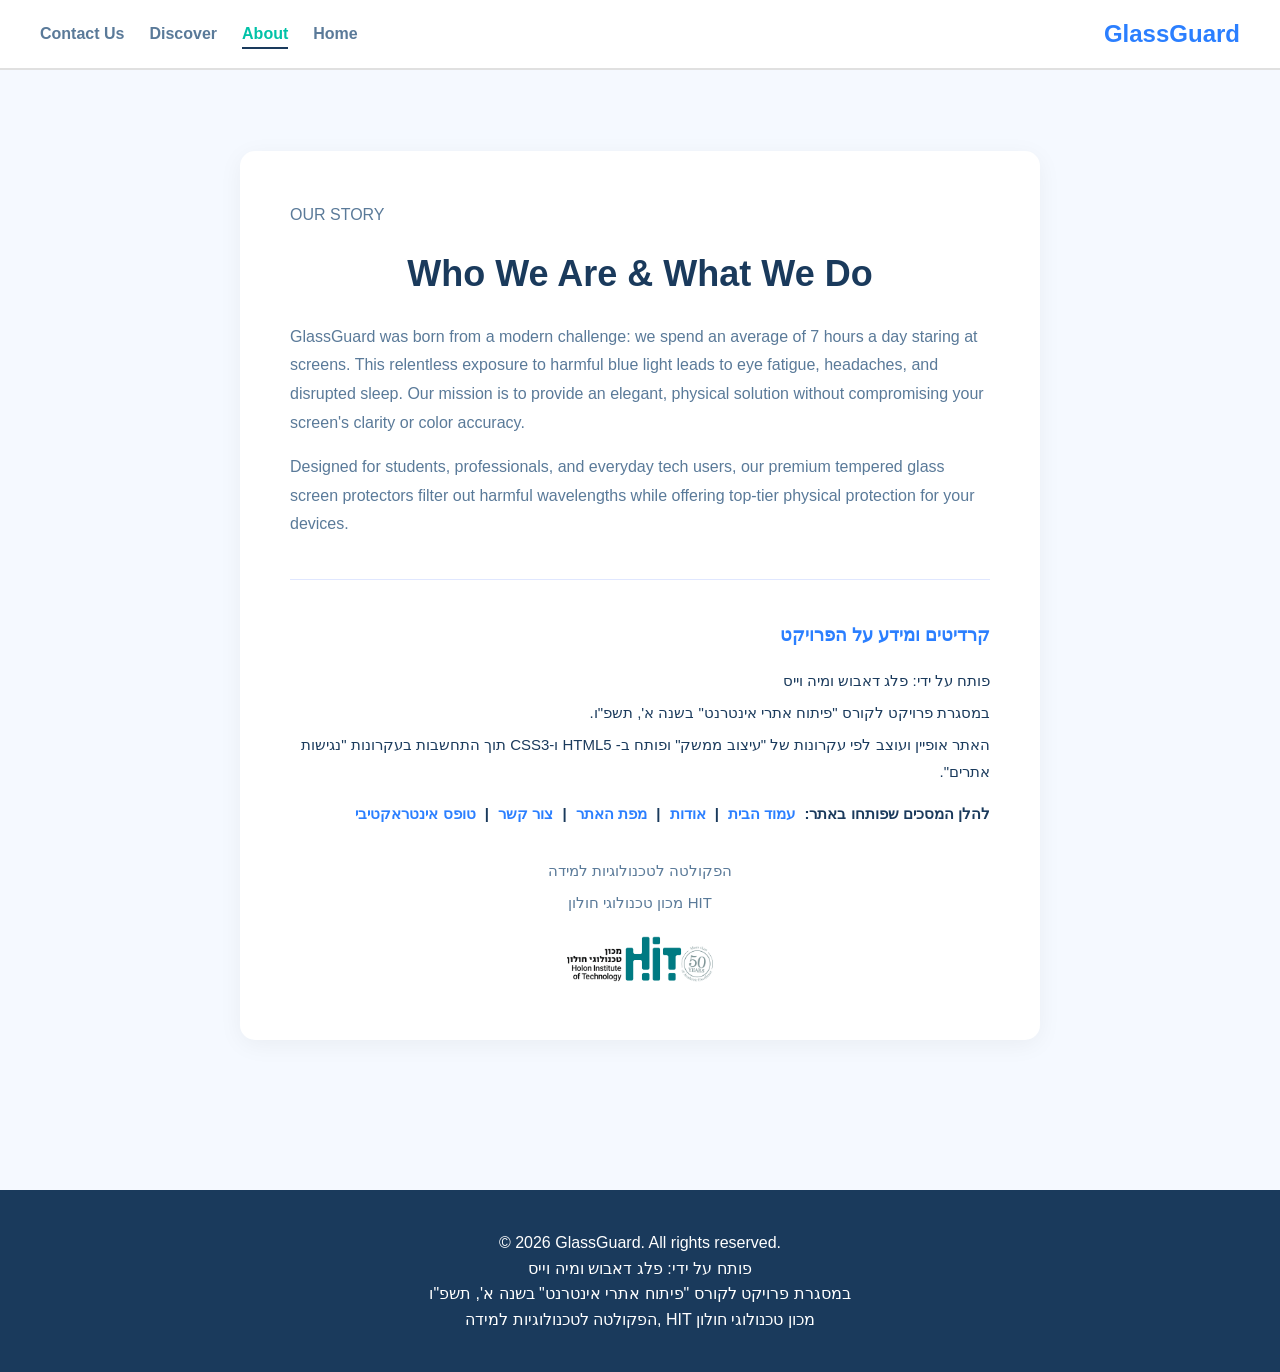
<file: about.html>
<!DOCTYPE html>
<html lang="en">
<head>
    <meta charset="UTF-8">
    <meta name="description" content="About GlassGuard - Our mission to protect your eyes from blue light, and project credits.">
    <title>GlassGuard - About Us</title>

    <link rel="icon" href="images/favicon.ico" type="image/x-icon">

    <link rel="preconnect" href="https://fonts.googleapis.com">
    <link rel="preconnect" href="https://fonts.gstatic.com" crossorigin>
    <link href="https://fonts.googleapis.com/css2?family=Assistant:wght@400;600;700&display=swap" rel="stylesheet">

    <link rel="stylesheet" href="style.css">
</head>
<body>

<header>
    <nav aria-label="Main Navigation">
        <h1><a href="index.html">GlassGuard</a></h1>

        <ul class="main-menu">
            <li><a href="index.html" >Home</a></li>
            <li><a href="about.html" class="active">About</a></li>
            <li><a href="HowDoesItWork.html">Discover</a></li>
            <li><a href="ContactUs.html">Contact Us</a></li>
        </ul>
    </nav>
</header>

<nav aria-label="Breadcrumb" class="breadcrumb-nav">
    <ul>
        <li><a href="index.html">Home</a></li>
        <li><span aria-current="page">About Us</span></li>
    </ul>
</nav>
    
<main>
    <section id="about-section">
        <div class="about-container">

            <div class="about-english">
                <p class="section-subtitle">OUR STORY</p>
                <h2>Who We Are & What We Do</h2>
                <p>GlassGuard was born from a modern challenge: we spend an average of 7 hours a day staring at screens. This relentless exposure to harmful blue light leads to eye fatigue, headaches, and disrupted sleep. Our mission is to provide an elegant, physical solution without compromising your screen's clarity or color accuracy.</p>
                <p>Designed for students, professionals, and everyday tech users, our premium tempered glass screen protectors filter out harmful wavelengths while offering top-tier physical protection for your devices.</p>
            </div>

            <hr class="about-divider">

            <div class="about-hebrew" dir="rtl">
                <h3>קרדיטים ומידע על הפרויקט</h3>
                <p>פותח על ידי: פלג דאבוש ומיה וייס </p>
                <p>במסגרת פרויקט לקורס "פיתוח אתרי אינטרנט" בשנה א', תשפ"ו. </p>
                <p>האתר אופיין ועוצב לפי עקרונות של "עיצוב ממשק" ופותח ב- HTML5 ו-CSS3 תוך התחשבות בעקרונות "נגישות אתרים". </p>

                <p class="pages-list">להלן המסכים שפותחו באתר:
                    <a href="index.html">עמוד הבית</a> |
                    <a href="about.html">אודות</a> |
                    <a href="sitemap.html">מפת האתר</a> |
                    <a href="contactUs.html">צור קשר</a> |
                    <a href="interaction.html">טופס אינטראקטיבי</a>
                </p>

                <div class="faculty-credit">
                    <p>הפקולטה לטכנולוגיות למידה </p>
                    <p>HIT מכון טכנולוגי חולון </p>
                    <img src="images/hit-logo.png" alt="לוגו מכון טכנולוגי חולון" class="hit-logo">
                </div>
            </div>

        </div>
    </section>
</main>

<footer>
    <div class="footer-content">
        <p>&copy; 2026 GlassGuard. All rights reserved.</p>
        <p>פותח על ידי: פלג דאבוש ומיה וייס</p>
        <p>במסגרת פרויקט לקורס "פיתוח אתרי אינטרנט" בשנה א', תשפ"ו</p>
        <p>הפקולטה לטכנולוגיות למידה, HIT מכון טכנולוגי חולון</p>
    </div>
</footer>

</body>
</html>
</file>
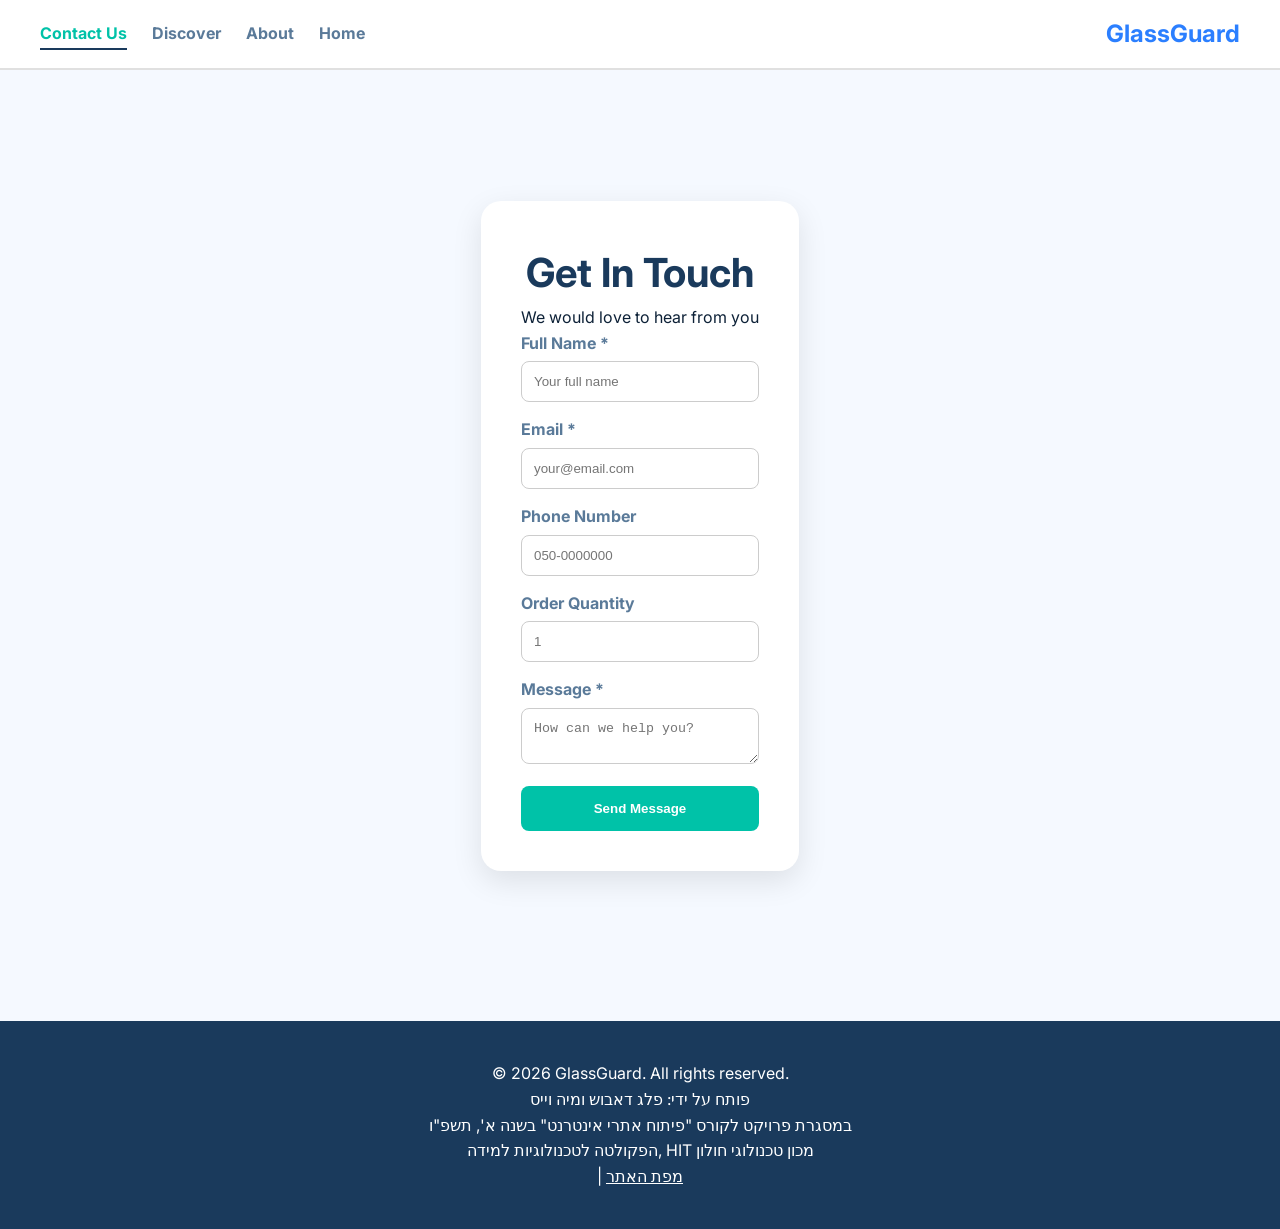
<file: ContactUs.html>
<!DOCTYPE html>
<html lang="en">
<head>
    <meta charset="UTF-8">
    <meta name="description" content="GlassGuard - Premium blue light filtering glass screen protector.">
    <title>GlassGuard - Home</title>
    <!-- Google Fonts: Inter -->
    <link rel="preconnect" href="https://fonts.googleapis.com">
    <link rel="preconnect" href="https://fonts.gstatic.com" crossorigin>
    <link href="https://fonts.googleapis.com/css2?family=Inter:wght@300;400;500;600;700&display=swap" rel="stylesheet">

    <link rel="icon" href="images/favicon.ico" type="image/x-icon">

    <link rel="stylesheet" href="style.css">
</head>
<body>

<header>
    <nav aria-label="Main Navigation">
        <h1><a href="index.html">GlassGuard</a></h1>

        <ul class="main-menu">
            <li><a href="index.html" >Home</a></li>
            <li><a href="about.html">About</a></li>
            <li><a href="HowDoesItWork.html">Discover</a></li>
            <li><a href="ContactUs.html" class="active">Contact Us</a></li>
        </ul>
    </nav>
</header>

<nav aria-label="Breadcrumb" class="breadcrumb-nav">
    <ul>
        <li><a href="index.html">Home</a></li>
        <li><span aria-current="page">Contact Us</span></li>
    </ul>
</nav>


<main>

    <section id="contact-section">
        <div class="contact-container">
            <h2>Get In Touch</h2>
            <p class="section-subtitle">We would love to hear from you</p>

            <form action="#" method="post" class="simple-form">

                <div class="form-group">
                    <label for="fullName">Full Name <span class="required">*</span></label>
                    <input type="text" id="fullName" name="fullName" placeholder="Your full name" required>
                </div>

                <div class="form-group">
                    <label for="emailAddress">Email <span class="required">*</span></label>
                    <input type="email" id="emailAddress" name="emailAddress" placeholder="your@email.com" required>
                </div>

                <div class="form-group">
                    <label for="phoneNumber">Phone Number</label>
                    <input type="tel" id="phoneNumber" name="phoneNumber" placeholder="050-0000000">
                </div>

                <div class="form-group">
                    <label for="quantity">Order Quantity</label>
                    <input type="number" id="quantity" name="quantity" min="1" max="100" placeholder="1">
                </div>

                <div class="form-group">
                    <label for="messageBox">Message <span class="required">*</span></label>
                    <textarea id="messageBox" name="messageBox" placeholder="How can we help you?" rows="2" required></textarea>
                </div>

                <button type="submit" class="submit-btn">Send Message</button>
            </form>
        </div>
    </section>
    
        <footer>
            <div class="footer-content">
                <p>&copy; 2026 GlassGuard. All rights reserved.</p>
                <p>פותח על ידי: פלג דאבוש ומיה וייס</p>
                <p>במסגרת פרויקט לקורס "פיתוח אתרי אינטרנט" בשנה א', תשפ"ו</p>
                <p>הפקולטה לטכנולוגיות למידה, HIT מכון טכנולוגי חולון</p>
                | <a href="SiteMap.html" style="color: white; text-decoration: underline;">מפת האתר</a>
            </div>
        </footer>

    
</main>
</body>
</html>
</file>
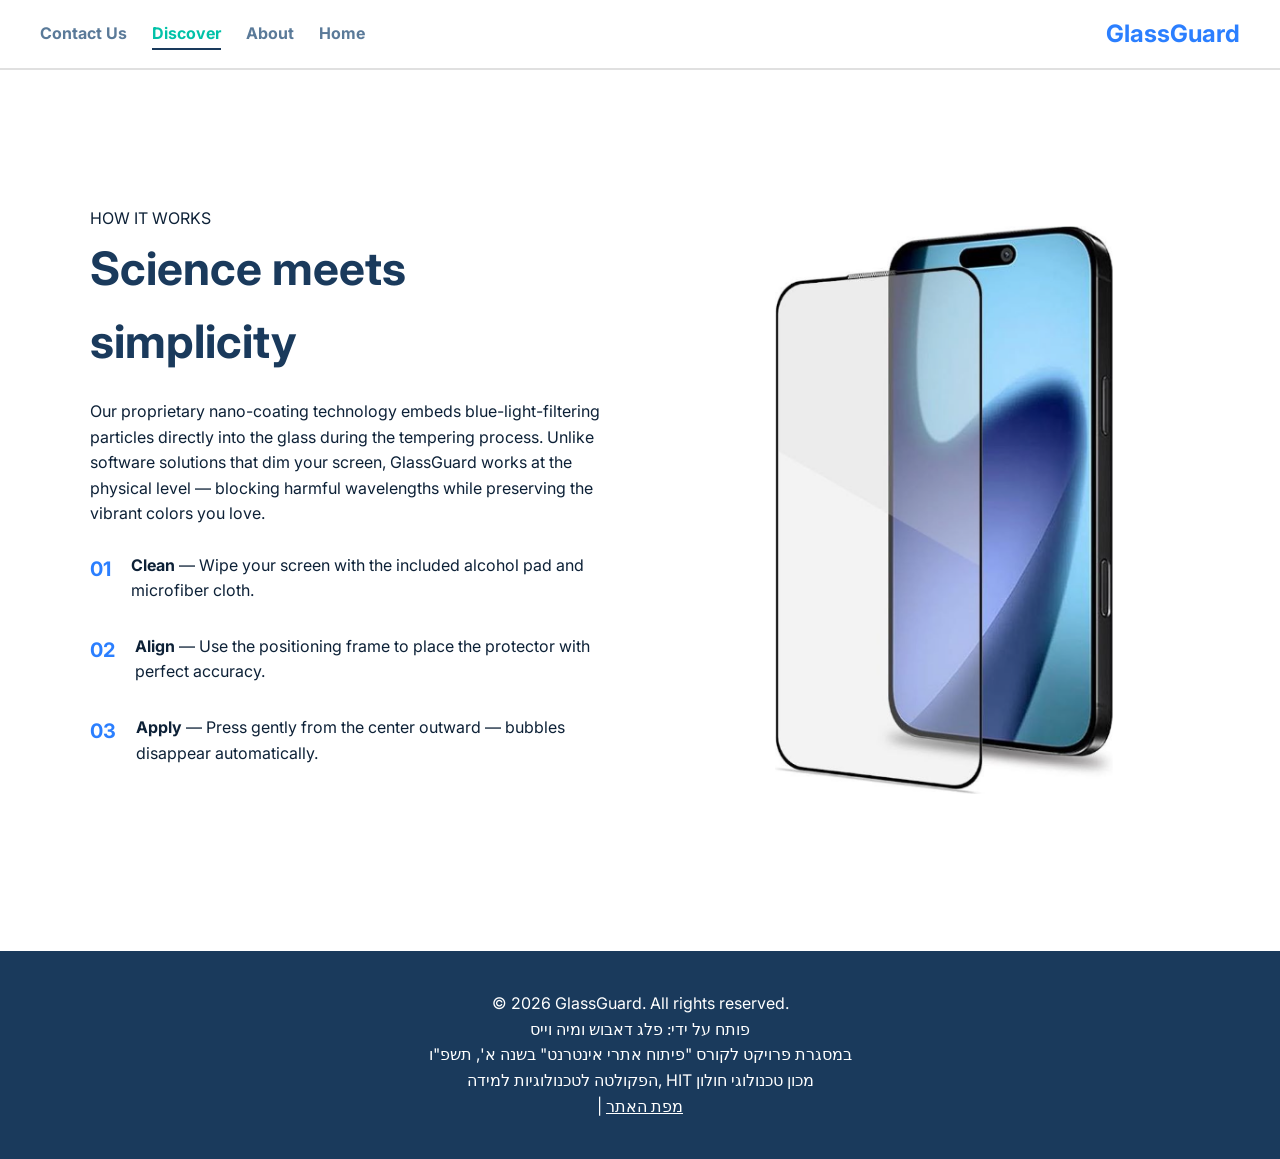
<file: HowDoesItWork.html>
<!DOCTYPE html>
<html lang="en">
<head>
    <meta charset="UTF-8">
    <meta name="description" content="GlassGuard - Premium blue light filtering glass screen protector.">
    <title>GlassGuard - Home</title>
    <!-- Google Fonts: Inter -->
    <link rel="preconnect" href="https://fonts.googleapis.com">
    <link rel="preconnect" href="https://fonts.gstatic.com" crossorigin>
    <link href="https://fonts.googleapis.com/css2?family=Inter:wght@300;400;500;600;700&display=swap" rel="stylesheet">

    <link rel="icon" href="images/favicon.ico" type="image/x-icon">

    <link rel="stylesheet" href="style.css">
</head>
<body>

<header>
    <nav aria-label="Main Navigation">
        <h1><a href="index.html">GlassGuard</a></h1>

        <ul class="main-menu">
            <li><a href="index.html" >Home</a></li>
            <li><a href="about.html">About</a></li>
            <li><a href="HowDoesItWork.html" class="active">Discover</a></li>
            <li><a href="ContactUs.html">Contact Us</a></li>
        </ul>
    </nav>
</header>

<nav aria-label="Breadcrumb" class="breadcrumb-nav">
    <ul>
        <li><a href="index.html">Home</a></li>
        <li><span aria-current="page">Discover</span></li>
    </ul>
</nav>

<main>
    <!-- אזור איך זה עובד -->
    <section id="how-it-works">
        <!-- יצרנו מעטפת (Flex) שתחזיק את שני הצדדים ביחד -->
        <div class="split-layout">

            <!-- צד שמאל: תוכן טקסטואלי -->
            <div class="text-side">
                <p class="section-subtitle">HOW IT WORKS</p>
                <h2>Science meets simplicity</h2>
                <p>Our proprietary nano-coating technology embeds blue-light-filtering particles directly into the glass during the tempering process. Unlike software solutions that dim your screen, GlassGuard works at the physical level — blocking harmful wavelengths while preserving the vibrant colors you love.</p>
                <br>
                <!-- רשימה מעוצבת לפי הדוגמה -->
                <ul class="steps-list">
                    <li>
                        <span class="step-num">01</span>
                        <span class="step-text"><strong>Clean</strong> — Wipe your screen with the included alcohol pad and microfiber cloth.</span>
                    </li>
                    <li>
                        <span class="step-num">02</span>
                        <span class="step-text"><strong>Align</strong> — Use the positioning frame to place the protector with perfect accuracy.</span>
                    </li>
                    <li>
                        <span class="step-num">03</span>
                        <span class="step-text"><strong>Apply</strong> — Press gently from the center outward — bubbles disappear automatically.</span>
                    </li>
                </ul>
            </div>

            <!-- צד ימין: תמונה -->
            <div class="image-side">
                <!-- חובה לשים כאן את הנתיב לתמונה שיצרת ולהשאיר את ה-alt! -->
                <img src="images/screen_image.png" alt="המחשה של שכבות ההגנה במגן המסך GlassGuard">
            </div>

        </div>
    </section>
    
        <footer>
            <div class="footer-content">
                <p>&copy; 2026 GlassGuard. All rights reserved.</p>
                <p>פותח על ידי: פלג דאבוש ומיה וייס</p>
                <p>במסגרת פרויקט לקורס "פיתוח אתרי אינטרנט" בשנה א', תשפ"ו</p>
                <p>הפקולטה לטכנולוגיות למידה, HIT מכון טכנולוגי חולון</p>
                | <a href="SiteMap.html" style="color: white; text-decoration: underline;">מפת האתר</a>
            </div>
        </footer>
    

    

</main>
</body>
</html>
</file>
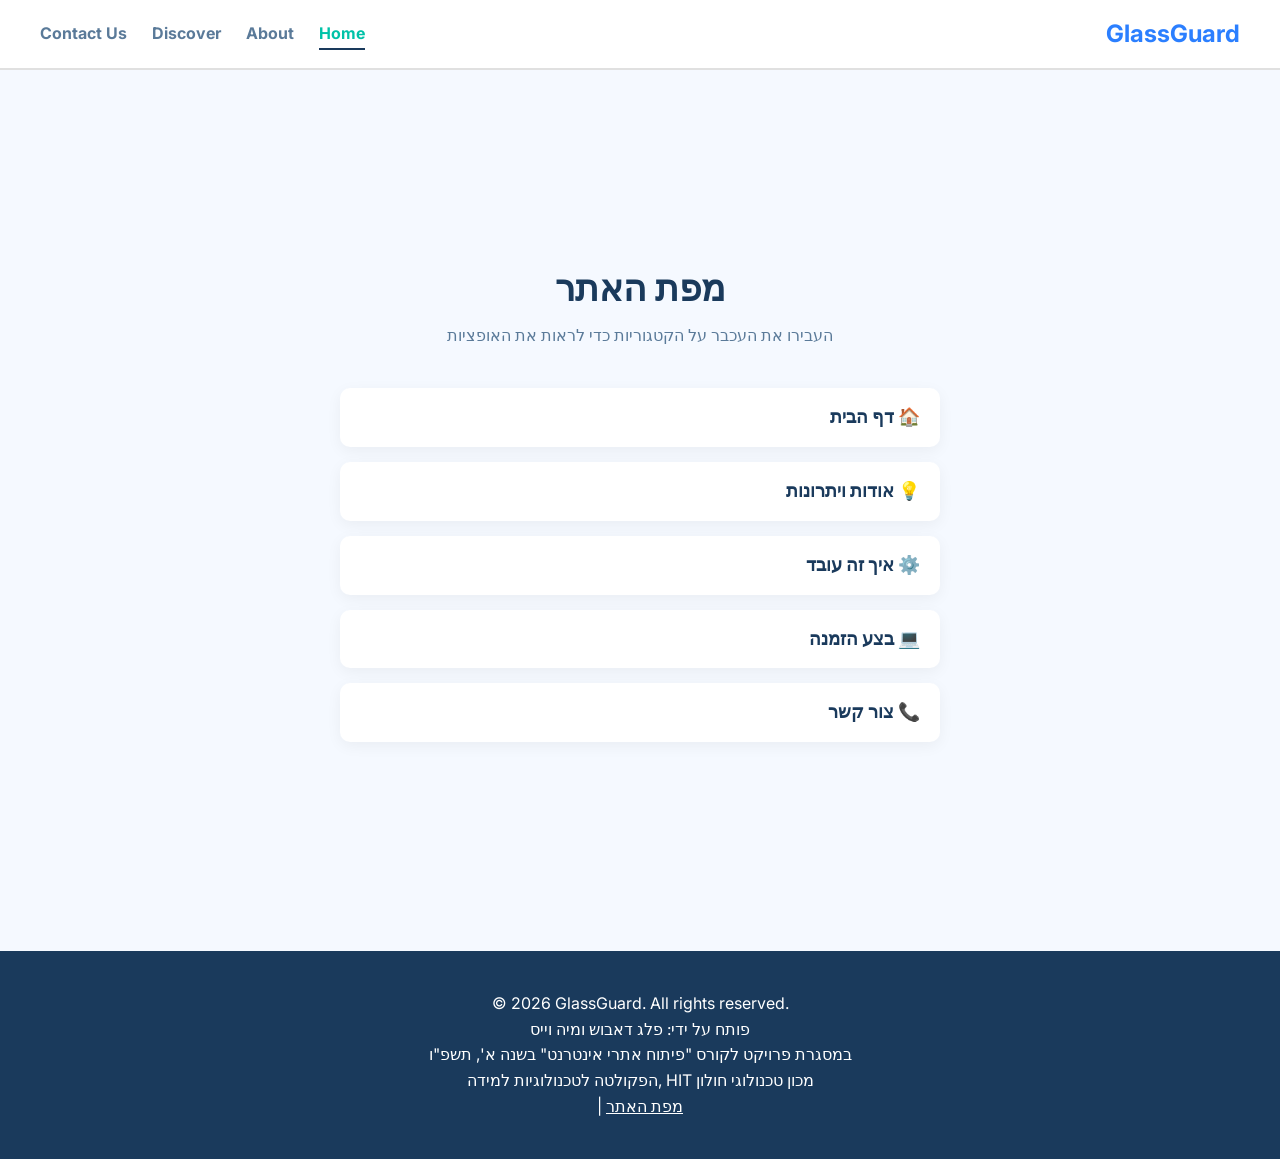
<file: SiteMap.html>
<!DOCTYPE html>
<html lang="en">
<head>
    <meta charset="UTF-8">
    <meta name="description" content="GlassGuard - Premium blue light filtering glass screen protector.">
    <title>GlassGuard - Home</title>
    <!-- Google Fonts: Inter -->
    <link rel="preconnect" href="https://fonts.googleapis.com">
    <link rel="preconnect" href="https://fonts.gstatic.com" crossorigin>
    <link href="https://fonts.googleapis.com/css2?family=Inter:wght@300;400;500;600;700&display=swap" rel="stylesheet">

    <link rel="icon" href="images/favicon.ico" type="image/x-icon">

    <link rel="stylesheet" href="style.css">
</head>
<body>

<header>
    <nav aria-label="Main Navigation">
        <h1><a href="index.html">GlassGuard</a></h1>

        <ul class="main-menu">
            <li><a href="index.html" class="active">Home</a></li>
            <li><a href="about.html">About</a></li>
            <li><a href="HowDoesItWork.html">Discover</a></li>
            <li><a href="ContactUs.html">Contact Us</a></li>
        </ul>
    </nav>
</header>

<nav aria-label="Breadcrumb" class="breadcrumb-nav">
    <ul>
        <li><a href="index.html">Home</a></li>
        <li><span aria-current="page">Sitemap</span></li>
    </ul>
</nav>

<main>

    <section id="sitemap-section">
        <h2>מפת האתר</h2>
        <p class="section-subtitle">העבירו את העכבר על הקטגוריות כדי לראות את האופציות</p>

        <div class="sitemap-grid">

            <div class="sitemap-block">
                <a href="index.html" class="sitemap-main-link">🏠 דף הבית</a>
                <ul class="sitemap-sub-links">
                    <li><span class="disabled-link">מבצעים מיוחדים</span></li>
                    <li><span class="disabled-link">המוצרים הנמכרים ביותר</span></li>
                </ul>
            </div>

            <div class="sitemap-block">
                <a href="about.html" class="sitemap-main-link">💡 אודות ויתרונות</a>
                <ul class="sitemap-sub-links">
                    <li><span class="disabled-link">הסיפור שלנו</span></li>
                    <li><span class="disabled-link">קריירה ודרושים</span></li>
                </ul>
            </div>

            <div class="sitemap-block">
                <a href="HowDoesItWork.html" class="sitemap-main-link">⚙️ איך זה עובד</a>
                <ul class="sitemap-sub-links">
                    <li><span class="disabled-link">תוצאות בדיקות מעבדה</span></li>
                    <li><span class="disabled-link">מדריך התקנה למשתמש</span></li>
                </ul>
            </div>

            <div class="sitemap-block">
                <a href="interaction.html" class="sitemap-main-link">💻 בצע הזמנה</a>
                <ul class="sitemap-sub-links">
                    <li><span class="disabled-link">מגינים לאייפון</span></li>
                    <li><span class="disabled-link">מעקב אחר משלוח</span></li>
                </ul>
            </div>

            <div class="sitemap-block">
                <a href="ContactUs.html" class="sitemap-main-link">📞 צור קשר</a>
                <ul class="sitemap-sub-links">
                    <li><span class="disabled-link">שירות לקוחות</span></li>
                    <li><span class="disabled-link">שאלות נפוצות (FAQ)</span></li>
                </ul>
            </div>

        </div>
    </section>

    <footer>
        <div class="footer-content">
            <p>&copy; 2026 GlassGuard. All rights reserved.</p>
            <p>פותח על ידי: פלג דאבוש ומיה וייס</p>
            <p>במסגרת פרויקט לקורס "פיתוח אתרי אינטרנט" בשנה א', תשפ"ו</p>
            <p>הפקולטה לטכנולוגיות למידה, HIT מכון טכנולוגי חולון</p>
            | <a href="SiteMap.html" style="color: white; text-decoration: underline;">מפת האתר</a>
        </div>
    </footer>

</main>
</body>
</html>
</file>
<file: style.css>
/* --- איפוס ועיצוב בסיסי --- */
* { box-sizing: border-box; margin: 0; padding: 0; }
body { font-family: 'Inter', sans-serif; background-color: #F5F9FF; color: #0D2137; line-height: 1.6; }
a { text-decoration: none; color: #2B7FFF; }

/* --- תפריט עליון --- */
header {
  position: fixed;
  top: 0;
  width: 100%;
  background: #ffffff;
  border-bottom: 2px solid #e0e0e0;
  z-index: 1000;
}

header nav {
  display: flex;
  justify-content: space-between; /* דוחף את הלוגו לצד אחד ואת הרשימה לצד שני */
  align-items: center;
  padding: 15px 30px; /* הריווח הפנימי  */
}

.main-menu {
  list-style: none;
  display: flex;
  gap: 20px;
  margin: 0; /* מומלץ לאפס רווחים כדי למנוע עיוותים */
  padding: 0;
}

.main-menu li a {
  font-weight: bold;
  color: #5A7A99;
  text-decoration: none; /* כדאי להוריד קו תחתון מהקישורים */
  
  
}

/* כל סקשן יתפוס בדיוק את גובה המסך */

section {
  width: 100%;
  min-height: 100vh; /* המפתח: גובה מינימלי של מסך שלם */
  padding: 100px 20px; /* ריווח פנימי כדי שהתוכן לא יידבק לקצוות */
  display: flex;
  flex-direction: column;
  justify-content: center; /* ממרכז אנכית */
  align-items: center;     /* ממרכז אופקית */
  box-sizing: border-box;
}


/* כדי שהגלילה תהיה חלקה בין סקשן לסקשן */
html {
  scroll-behavior: smooth;
}

/* --- עיצוב יתרונות (Cards) --- */
.cards-container { display: flex; justify-content: center; gap: 40px; margin-top: 50px; flex-wrap: wrap; }
.card { background: white; padding: 50px 30px; border-radius: 20px; width: 280px; text-align: center; box-shadow: 0 10px 30px rgba(0,0,0,0.05); }
.card img { width: 50px; margin-bottom: 20px; }

/* --- עיצוב איך זה עובד (Split Layout) --- */
#how-it-works { background-color: white; }
.split-layout { display: flex; align-items: center; justify-content: space-between; gap: 80px; max-width: 1100px; width: 100%; }
.text-side { flex: 1; text-align: left; }
.text-side h2 { font-size: 46px; color: #1A3A5C; margin-bottom: 20px; }
.steps-list { list-style: none; }
.steps-list li { display: flex; gap: 20px; margin-bottom: 30px; align-items: flex-start; }
.step-num { color: #2B7FFF; font-weight: bold; font-size: 20px; }
.image-side { flex: 1; display: flex; justify-content: center; }
.image-side img { max-width: 100%; border-radius: 20px; }

/* --- Hero Section --- */
#hero-section { background-color: #1A3A5C; color: white; text-align: center; height: 80vh; justify-content: center; }
#hero-section h2 { font-size: 64px; margin-bottom: 20px; }

/* --- פוטר --- */
footer { background-color: #1A3A5C; color: white; text-align: center; padding: 40px; width: 100%; }

.about {
  max-width: 800px;
  margin: 40px auto;
  text-align: center;
  direction: rtl;
  padding: 20px;
}
.about p {
  color: #5A7A99;
  font-size: 1.1rem;
  margin-bottom: 15px;
}

.contact-container {
  background-color: white;
  padding: 40px;
  border-radius: 20px;
  box-shadow: 0 10px 30px rgba(0,0,0,0.1);
  max-width: 500px;
  margin: 50px auto;
  text-align: center;
}
.simple-form { display: flex; flex-direction: column; gap: 15px; text-align: right; }
.form-group input, .form-group textarea {
  width: 100%;
  padding: 12px;
  border: 1px solid #ccc;
  border-radius: 8px;
}
.submit-btn {
  background-color: #2B7FFF;
  color: white;
  padding: 12px;
  border: none;
  border-radius: 8px;
  cursor: pointer;
  font-weight: bold;
}

/* --- תפריט עליון - לוגו ימין, תפריט שמאל --- */
header > nav {
  display: flex;
  justify-content: space-between; /* הלוגו ילך ימינה, התפריט לשמאל */
  align-items: center;
  flex-direction: row-reverse; /* הופך את הסדר */
  padding: 15px 40px;
  direction: ltr; /* נשאיר את זה LTR כדי לשמור על סדר התפריט */
}

/* התפריט עצמו ייראה ככה */
.main-menu {
  display: flex;
  gap: 25px;
  list-style: none;
  direction: rtl; /* עברית רגילה */
  margin: 0;
  padding: 0;
}


#about-intro {
  background-color: #ffffff; /* לבן */
  text-align: center;
  direction: rtl;
}

#benefits {
  background-color: #F5F9FF; /* תכלת בהיר */
}

/* --- עיצוב האודות --- */
.benefits {
  max-width: 800px;
  margin: 60px auto;
  text-align: center;
  direction: rtl;
  padding: 40px 20px;
}
.benefits p {
  color: #5A7A99;
  font-size: 1.2rem;
  line-height: 1.8;
  margin-bottom: 20px;
}

/* ==========================================
   עיצוב מפת האתר - נפתח בריחוף (Hover)
   ========================================== */
#sitemap-section {
  background-color: #F5F9FF;
  padding: 80px 20px;
  direction: rtl; /* יישור לימין */
  min-height: 100vh;
  display: flex;
  flex-direction: column;
  align-items: center;
}

#sitemap-section h2 {
  color: #1A3A5C;
  margin-bottom: 5px;
  font-size: 36px;
}

#sitemap-section .section-subtitle {
  color: #5A7A99;
  margin-bottom: 40px;
}

/* סידור הכרטיסיות בטור ממורכז */
.sitemap-grid {
  display: flex;
  flex-direction: column;
  gap: 15px;
  width: 100%;
  max-width: 600px;
}

/* עיצוב הבלוק עצמו */
.sitemap-block {
  background-color: white;
  border-radius: 10px;
  box-shadow: 0 4px 15px rgba(0,0,0,0.05);
  padding: 15px 20px;
  transition: all 0.3s ease;
  overflow: hidden; /* שומר שהכל יישאר בתוך המסגרת */
}

/* הוספת פס כחול בצד ימין כשעוברים עם העכבר על כל הבלוק */
.sitemap-block:hover {
  border-right: 4px solid #2B7FFF;
}

/* עיצוב הכותרת הראשית (הקישור האמיתי) */
.sitemap-main-link {
  display: block;
  font-size: 18px;
  font-weight: bold;
  color: #1A3A5C;
  text-decoration: none;
  transition: color 0.3s;
}

.sitemap-main-link:hover {
  color: #2B7FFF;
}

/* הרשימה הפנימית - מוסתרת כברירת מחדל */
.sitemap-sub-links {
  display: none; /* מסתיר את הרשימה */
  list-style: none;
  padding: 15px 20px 0 0;
  margin: 15px 0 0 0;
  border-top: 1px solid #E0E7FF;
}

/*  מציג את הרשימה כשהעכבר מרחף על הבלוק */
.sitemap-block:hover .sitemap-sub-links {
  display: block;
}

.sitemap-sub-links li {
  margin-bottom: 15px;
  position: relative;
  padding-right: 15px;
}

.sitemap-sub-links li::before {
  content: "•";
  position: absolute;
  right: 0;
  color: #A0B2C6; /* צבע אפור לנקודה */
  font-size: 18px;
  line-height: 1;
}

/* עיצוב הקישורים הפיקטיביים החסומים */
.disabled-link {
  color: #A0B2C6; /* צבע אפור דהוי שמראה שזה כבוי */
  font-size: 15px;
  cursor: not-allowed; /* משנה את סמן העכבר לסימן של "חסום" */
}


#about-and-benefits-academic h2 {
  color: #1A3A5C;      /* צבע כחול כהה */
  font-size: 3rem;     /* גודל גדול */
  text-align: center;
}


#benefits h2 {
  color: #2B7FFF;      /* צבע תכלת */
  font-size: 2.5rem;
  text-align: center;
}

/* --- עיצוב ה-Hero החדש  */
#hero-section {
  background-color: #1A3A5C;
  color: white;
  text-align: center;
  padding: 120px 20px;
  display: flex;
  flex-direction: column;
  align-items: center;
  justify-content: center;
}

/* הכותרת הירוקה */
.new-release {
  color: #00C2A8; /* ירוק-טורקיז יפה */
  font-weight: bold;
  text-transform: uppercase;
  font-size: 14px;
  letter-spacing: 2px;
  margin-bottom: 20px;
}

/* הגדלת הכותרת הראשית */
#hero-section h2 {
  font-size: 64px;
  margin-bottom: 20px;
  line-height: 1.1;
}

/* כפתור SHOP NOW מעוצב */
.btn {
  display: inline-block;
  background-color: #2B7FFF; /* כחול בולט */
  color: white;
  padding: 18px 45px;
  border-radius: 50px; /* עיגול מושלם */
  font-weight: 700;
  font-size: 16px;
  text-decoration: none;
  margin-top: 30px;
  transition: background-color 0.3s ease, transform 0.2s ease;
}

.btn:hover {
  background-color: #1A3A5C;
  transform: translateY(-3px); /* אפקט ריחוף קטן */
}

.green { color: #00C2A8; text-align: center; font-size: 30px; margin-bottom: 20px; }

/* תיקון סקשן צור קשר לאנגלית */
#contact-section {
  direction: ltr !important; /* כוח עליון להחזיר ל-LTR */
  text-align: left;
}

/* סידור השדות בטופס */
.contact-container .form-group {
  text-align: left;
}

/* גודל טקסט אחיד לטופס */
.contact-container h2 {
  font-size: 2.5rem; /* גודל כותרת אחיד */
  color: #1A3A5C;
}

.contact-container label {
  display: block;
  margin-bottom: 5px;
  font-weight: bold;
  color: #5A7A99;
}

.form-section { padding: 60px 20px; background-color: #F5F9FF; display: flex; justify-content: center; }

.interactive-card {
  background: white;
  padding: 40px;
  border-radius: 20px;
  box-shadow: 0 15px 40px rgba(0,0,0,0.08);
  max-width: 600px;
  width: 100%;
  display: flex;
  flex-direction: column;
  gap: 20px;
}

.field-group { margin-bottom: 20px; }
.field-group p { font-weight: 600; margin-bottom: 10px; color: #1A3A5C; }

.radio-group { display: flex; gap: 20px; }
.radio-group label { cursor: pointer; display: flex; align-items: center; gap: 8px; }

.submit-btn {
  background-color: #00C2A8; /* הירוק המיתוגי  */
  color: white;
  padding: 15px;
  border: none;
  border-radius: 8px;
  cursor: pointer;
  font-weight: bold;
  transition: 0.3s;
}

.submit-btn:hover { background-color: #009e8a; }

.preview-area { text-align: center; margin-top: 20px; border-top: 1px solid #eee; padding-top: 20px; }

/* שליטה על גודל התמונה בטופס */
#productImage {
  display: none; /* הוספת שורה זו כדי להסתיר בהתחלה */
  max-width: 200px;
  height: auto;
  margin: 20px auto;
  transition: opacity 0.3s ease;
  opacity: 0.5; /* שומרים על שקיפות התחלתית */
}

#submitBtn {
  background-color: #00C2A8; /* הצבע הירוק  */
  color: #ffffff;
  font-weight: 600;
  padding: 14px 28px;
  border: none;
  border-radius: 8px; /* פינות מעוגלות עדינות */
  cursor: pointer;
  transition: all 0.3s ease; /* מעבר חלק בלחיצה */
  text-transform: uppercase;
  letter-spacing: 1px;
  font-size: 1rem;
  width: 100%; /* כפתור רחב שנראה טוב בכרטיס */
  margin-top: 20px;
}

#submitBtn:hover:not(:disabled) {
  background-color: #009e8a; /* גוון כהה יותר ב-hover */
  transform: translateY(-2px); /* קפיצה קטנה למעלה בלחיצה */
  box-shadow: 0 4px 12px rgba(0, 194, 168, 0.3);
}

#submitBtn:disabled {
  background-color: #ccc; /* אפור כשלא פעיל */
  cursor: not-allowed;
  opacity: 0.7;
}


#interactive-form {
  padding-top: 100px; 
  margin-top: 50px;   /* ריווח חיצוני נוסף אם צריך */
}

/* עיצוב הקישור הפעיל בתפריט */
.main-menu li a.active {
  border-bottom: 2px solid #1A3A5C; /* קו תחתון ירוק */
  padding-bottom: 5px;             /* מרווח קטן בין הטקסט לקו */
  color: #00C2A8;                 /* שינוי צבע הטקסט כדי להדגיש עוד יותר */
}


/* ==========================================
   עיצוב אזור אודות (About)
   ========================================== */
#about-section {
  background-color: #F5F9FF;
  display: flex;
  flex-direction: column;
  justify-content: flex-start;
  align-items: center;
  padding-top: 100px; /* מרחיק את התוכן מהתפריט העליון */
  min-height: 100vh; /* שומר על חוויית הגלילה המלאה */
}

.about-container {
  background-color: white;
  padding: 50px;
  border-radius: 15px;
  box-shadow: 0 5px 25px rgba(0,0,0,0.05);
  width: 100%;
  max-width: 800px; /* רחב יותר מטופס צור קשר כדי להכיל את הטקסט בנוחות */
  box-sizing: border-box;
  margin-bottom: 50px;
}

/* עיצוב החלק באנגלית */
.about-english {
  text-align: center;
  margin-bottom: 30px;
}

.about-english h2 {
  color: #1A3A5C;
  font-size: 36px;
  margin-top: 5px;
  margin-bottom: 20px;
}

.about-english p {
  color: #5A7A99;
  font-size: 16px;
  line-height: 1.8;
  text-align: left;
  margin-bottom: 15px;
}

/* קו הפרדה עדין בין האנגלית לעברית */
.about-divider {
  border: 0;
  height: 1px;
  background-color: #E0E7FF;
  margin: 40px 0;
}

/* עיצוב החלק בעברית - מישור לימין (RTL) */
.about-hebrew {
  text-align: right; /* מוודא שהטקסט מיושר לימין */
  color: #1A3A5C;
  font-size: 15px;
  line-height: 1.8;
}

.about-hebrew h3 {
  color: #2B7FFF;
  margin-bottom: 15px;
}

.about-hebrew p {
  margin: 5px 0;
}

.pages-list {
  margin-top: 15px !important;
  font-weight: bold;
}

.pages-list a {
  color: #2B7FFF;
  text-decoration: none;
  margin: 0 5px;
  transition: color 0.3s ease;
}

.pages-list a:hover {
  color: #1A3A5C;
  text-decoration: underline;
}

/* אזור לוגו הפקולטה וקרדיט המכללה */
.faculty-credit {
  margin-top: 30px;
  text-align: center; /* ממרכז את הלוגו והטקסט של הפקולטה */
  color: #5A7A99;
}

.hit-logo {
  max-width: 150px;
  height: auto;
  margin-top: 15px;
}
</file>
